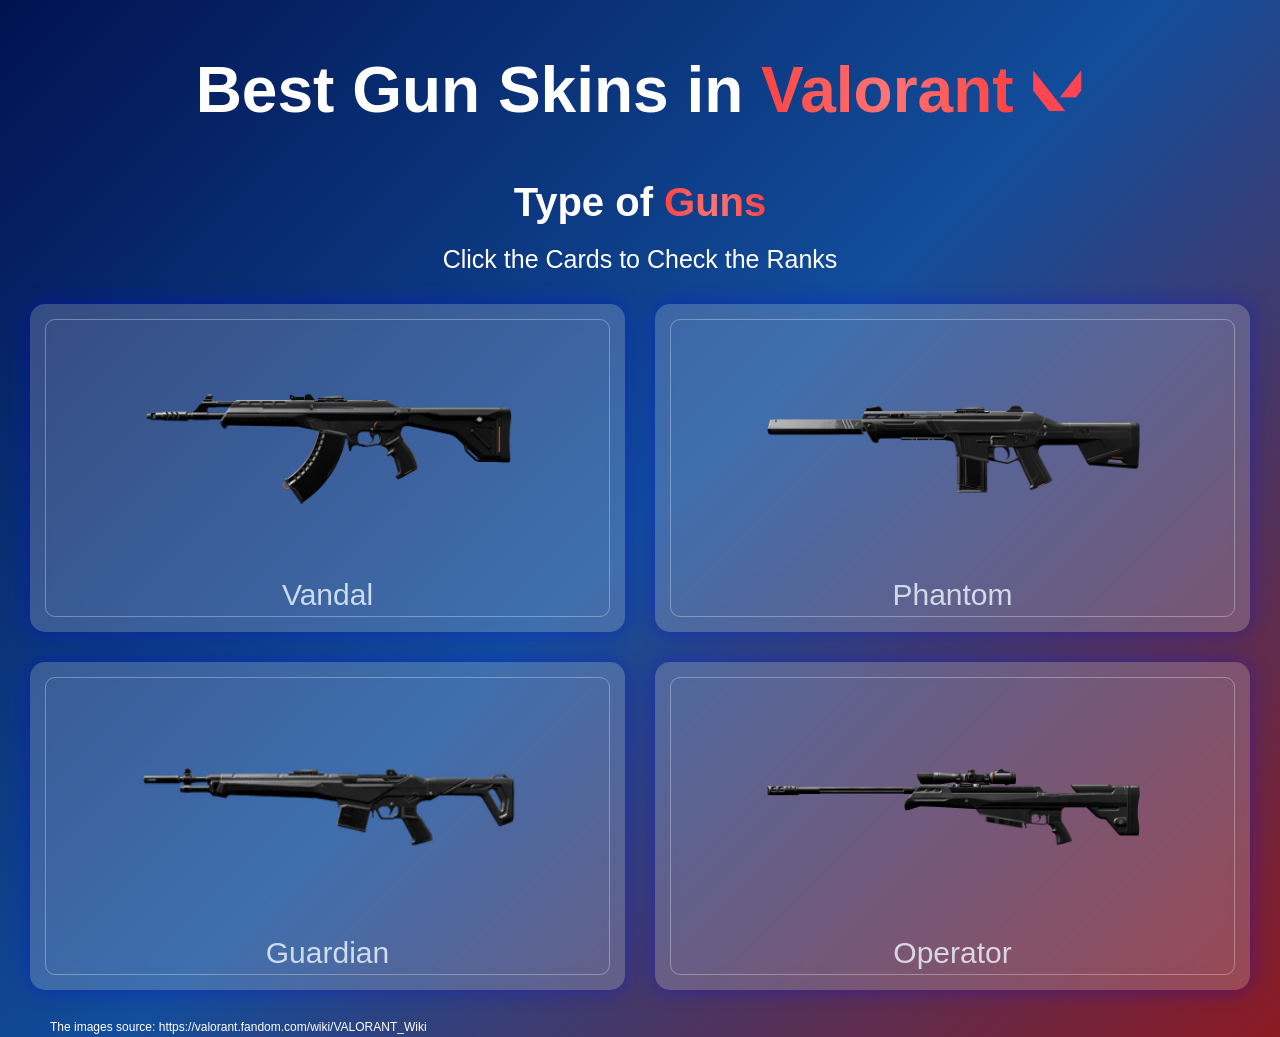
<file: index.html>
<!DOCTYPE html>
<html lang="en">
<head>
    <!-- Sets the character encoding -->
    <meta charset="UTF-8">
    <!-- Makes the website responsive on different screen sizes -->
    <meta name="viewport" content="width=device-width, initial-scale=1.0">
    <!-- Website title shown on the browser tab -->
    <title>Valorant Skins</title>
    <!-- Links the HTML file to the CSS stylesheet -->
    <link rel="stylesheet" href="main.css">
</head>
<body>
    <!-- Main header containing the website title and Valorant logo -->
    <header class="hero">
        <h1>
            Best Gun Skins in
            <span>Valorant</span>
            <!-- Valorant logo -->
            <img src="./images/val.png" alt="logo" class="logo">
        </h1>
    </header>
    <!-- Main content section containing the weapon categories -->
    <section class="content">
        <!-- Heading for the weapon categories -->
        <h2>Type of <span>Guns</span></h2>
        <!-- Instructions for the user -->
        <p class="intro">Click the Cards to Check the Ranks</p>
        <!-- First row of weapon cards -->
        <div class="grid">
            <!-- Vandal card links to the Vandal page -->
            <a href="vandal.html">
                <div class="card">
                    <!-- Image of the Vandal -->
                    <img src="./images/Vandal.png" alt="Vandal">
                    <!-- Name of the weapon -->
                    <p class="card-text">
                        Vandal
                    </p>
                </div>
            </a>
            <!-- Phantom card links to the Phantom page -->
            <a href="phantom.html">
                <div class="card">
                    <!-- Image of the Phantom -->
                    <img src="./images/Phantom.webp" alt="Phantom">
                    <!-- Name of the weapon -->
                    <p class="card-text">
                        Phantom
                    </p>
                </div>
            </a>
        </div>
        <!-- Second row of weapon cards -->
        <div class="grid2">
            <!-- Guardian card links to the Guardian page -->
            <a href="guardian.html">
                <div class="card">
                    <!-- Image of the Guardian -->
                    <img src="./images/Guardian.webp" alt="Guardian">
                    <!-- Name of the weapon -->
                    <p class="card-text">
                        Guardian
                    </p>
                </div>
            </a>
            <!-- Operator card links to the Operator page -->
            <a href="operator.html">
                <div class="card">
                    <!-- Image of the Operator -->
                    <img src="./images/Operator.webp" alt="Operator">
                    <!-- Name of the weapon -->
                    <p class="card-text">
                        Operator
                    </p>
                </div>
            </a>

        </div>
    </section>
    <!-- Source section for the images used on the website -->
    <div class="source">
        <p>
            The images source:
            <a href="https://valorant.fandom.com/wiki/VALORANT_Wiki">
                https://valorant.fandom.com/wiki/VALORANT_Wiki
            </a>
        </p>
    </div>
</body>
</html>
</file>
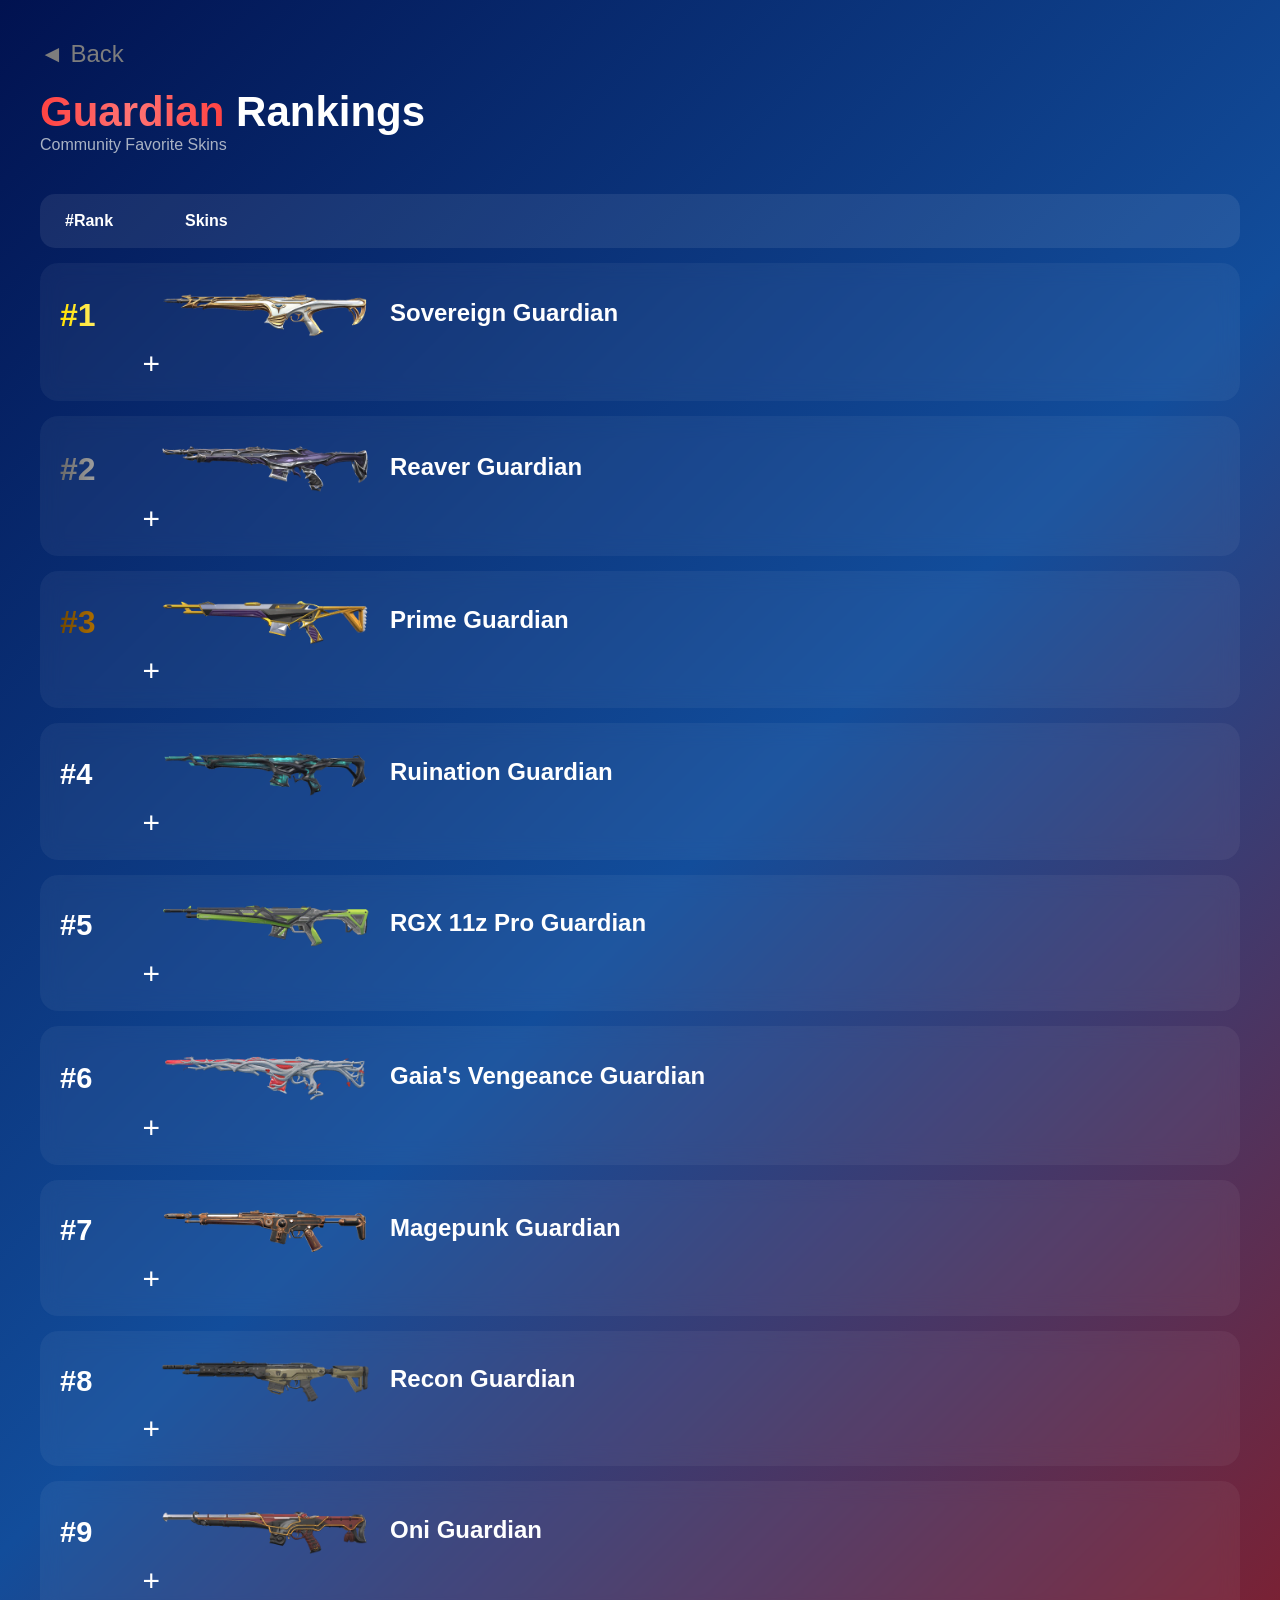
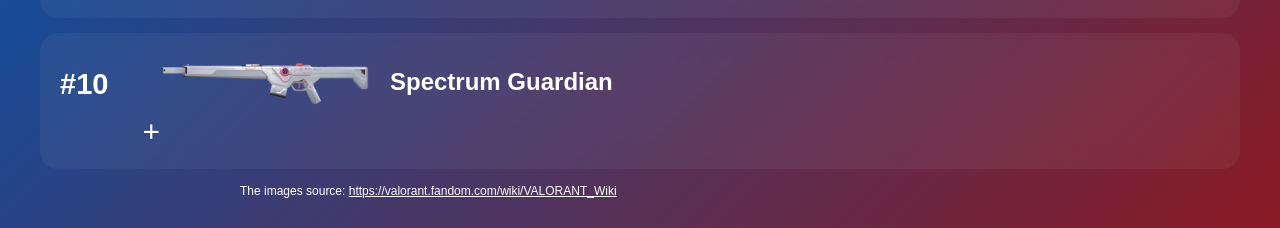
<file: guardian.html>
<!DOCTYPE html>
<html lang="en">
<head>
    <!-- Links this page to the CSS stylesheet -->
    <link rel="stylesheet" href="inner_page.css">
    <!-- Sets the character encoding -->
    <meta charset="UTF-8">
    <!-- Makes the website responsive on different screen sizes -->
    <meta name="viewport" content="width=device-width, initial-scale=1.0">
    <!-- Page title shown on the browser tab -->
    <title>Guardian</title>
</head>
<body>
    <!-- Header containing the back button and page title -->
    <header>
        <!-- Button to return to the home page -->
        <a href="index.html" class="back-btn">
            ◄ Back
        </a>
        <!-- Page title and subtitle -->
        <div class="title">
            <h1><span>Guardian</span> Rankings</h1>
            <p>Community Favorite Skins</p>
        </div>
    </header>
    <!-- Main container for the Guardian rankings -->
    <section class="ranking-container">
        <!-- Header showing the ranking and skin columns -->
        <div class="table-header">
            <span>#Rank</span>
            <span>Skins</span>
        </div>
        <!-- Contains all Guardian ranking cards -->
        <section class="rank-cards">
            <!-- Rank 1: Sovereign Guardian -->
            <details class="rank-card">
                <summary>
                    <!-- Ranking number -->
                    <div class="rank-number one">
                        #1
                    </div>
                    <!-- Guardian skin image -->
                    <img src="./guardian_images/valorant-chroma-sovereign-guardian-full.webp"
                        alt="Sovereign Guardian">
                    <!-- Skin name -->
                    <div class="skin-info">
                        <h3>Sovereign Guardian</h3>
                    </div>
                </summary>
                <!-- Extra information shown when the card is opened -->
                <div class="skin-detail">
                    <h4>About</h4>
                    <p>
                        The Sovereign Guardian is known for its clean and elegant appearance. Featuring white, gold, and silver elements, it gives the weapon a divine and luxurious look. The bright visual effects and smooth audio make the skin feel refined and satisfying to use, especially for players who prefer a minimalist style.
                    </p>
                </div>
            </details>
            <!-- Rank 2: Reaver Guardian -->
            <details class="rank-card">
                <summary>
                    <div class="rank-number two">
                        #2
                    </div>
                    <img src="./guardian_images/valorant-chroma-reaver-guardian-full.webp"
                        alt="Reaver Guardian">

                    <div class="skin-info">
                        <h3>Reaver Guardian</h3>
                    </div>
                </summary>

                <div class="skin-detail">
                    <h4>About</h4>
                    <p>
                        The Reaver Guardian has a dark gothic style with glowing purple effects and a heavy, powerful sound. Its dramatic animations and strong visual identity make it one of the most iconic and popular Guardian skins.
                    </p>
                </div>
            </details>
            <!-- Rank 3: Prime Guardian -->
            <details class="rank-card">
                <summary>
                    <div class="rank-number three">
                        #3
                    </div>
                    <img src="./guardian_images/valorant-chroma-prime-guardian-full.webp"
                        alt="Prime Guardian">
                    <div class="skin-info">
                        <h3>Prime Guardian</h3>
                    </div>
                </summary>
                <div class="skin-detail">
                    <h4>About</h4>
                    <p>
                        The Prime Guardian is a classic fan-favorite with a clean gold design and one of the most satisfying “laser-like” shooting sounds. It feels simple, crisp, and consistent, which is why many players still call it one of the best Guardian skins.
                    </p>
                </div>
            </details>
            <!-- Rank 4: Ruination Guardian -->
            <details class="rank-card">
                <summary>
                    <div class="rank-number">
                        #4
                    </div>
                    <img src="./guardian_images/valorant-chroma-ruination-guardian-full.webp"
                        alt="Ruination Guardian">
                    <div class="skin-info">
                        <h3>Ruination Guardian</h3>
                    </div>
                </summary>

                <div class="skin-detail">
                    <h4>About</h4>
                    <p>
                        The Ruination Guardian has a dark, corrupted design with glowing purple energy running through it. It feels powerful and aggressive, mainly because of its deep, heavy shooting sound and strong visual effects. Many players like it for making each shot feel impactful, especially when tapping for headshots.
                    </p>
                </div>
            </details>
            <!-- Rank 5: RGX 11z Pro Guardian -->
            <details class="rank-card">
                <summary>
                    <div class="rank-number">
                        #5
                    </div>
                    <img src="./guardian_images/valorant-chroma-rgx-11z-pro-guardian-full.webp"
                        alt="RGX 11z Pro Guardian">
                    <div class="skin-info">
                        <h3>RGX 11z Pro Guardian</h3>
                    </div>
                </summary>
                <div class="skin-detail">
                    <h4>About</h4>
                    <p>
                        The RGX Guardian has a futuristic RGB design with customizable colors and sharp animations. It feels modern and competitive, with a very clean shooting experience and satisfying visual feedback.
                    </p>
                </div>
            </details>
            <!-- Rank 6: Gaia's Vengeance Guardian -->
            <details class="rank-card">
                <summary>
                    <div class="rank-number">
                        #6
                    </div>
                    <img src="./guardian_images/valorant-chroma-gaia-s-vengeance-guardian-full.webp"
                        alt="Gaia's Vengeance Guardian">
                    <div class="skin-info">
                        <h3>Gaia's Vengeance Guardian</h3>
                    </div>
                </summary>
                <div class="skin-detail">
                    <h4>About</h4>
                    <p>
                        Gaia's Vengeance Guardian features a nature-inspired design with wood textures and glowing energy. Its unique tree-growing finisher and smooth animations make it stand out as one of the most creative skins.
                    </p>
                </div>
            </details>
            <!-- Rank 7: Magepunk Guardian -->
            <details class="rank-card">
                <summary>
                    <div class="rank-number">
                        #7
                    </div>
                    <img src="./guardian_images/valorant-chroma-magepunk-guardian-full.webp"
                        alt="Magepunk Guardian">
                    <div class="skin-info">
                        <h3>Magepunk Guardian</h3>
                    </div>
                </summary>
                <div class="skin-detail">
                    <h4>About</h4>
                    <p>
                        Magepunk combines steampunk machinery with electric energy, resulting in a chaotic but visually interesting design. The glowing coils, sparks, and mechanical details make it feel energetic and slightly chaotic in a fun way. It appeals to players who enjoy more experimental and animated skins without going too flashy like cyberpunk designs.
                    </p>
                </div>
            </details>
            <!-- Rank 8: Recon Guardian -->
            <details class="rank-card">
                <summary>
                    <div class="rank-number">
                        #8
                    </div>
                    <img src="./guardian_images/valorant-chroma-recon-guardian-full.webp"
                        alt="Recon Guardian">
                    <div class="skin-info">
                        <h3>Recon Guardian</h3>
                    </div>
                </summary>
                <div class="skin-detail">
                    <h4>About</h4>
                    <p>
                        Recon is one of the simplest skins in the game, designed with a realistic military aesthetic and no flashy effects. It is extremely popular among competitive players because it provides a clean, distraction-free experience. The lack of visual noise makes it ideal for players who want pure focus on aiming and positioning.
                    </p>
                </div>
            </details>
            <!-- Rank 9: Oni Guardian -->
            <details class="rank-card">
                <summary>
                    <div class="rank-number">
                        #9
                    </div>
                    <img src="./guardian_images/valorant-chroma-oni-guardian-full.webp"
                        alt="Oni Guardian">
                    <div class="skin-info">
                        <h3>Oni Guardian</h3>
                    </div>
                </summary>
                <div class="skin-detail">
                    <h4>About</h4>
                    <p>
                        The Oni Guardian is inspired by Japanese demon mythology, featuring a red-and-black color scheme and a mask-like design. It has a strong cultural identity and a very bold visual presence in-game. Players often like it because it feels aggressive and stylish at the same time, with a distinct finish animation that enhances its personality.
                    </p>
                </div>
            </details>
            <!-- Rank 10: Spectrum Guardian -->
            <details class="rank-card">
                <summary>
                    <div class="rank-number">
                        #10
                    </div>
                    <img src="./guardian_images/valorant-chroma-spectrum-guardian-full.webp"
                        alt="Spectrum Guardian">
                    <div class="skin-info">
                        <h3>Spectrum Guardian</h3>
                    </div>
                </summary>
                <div class="skin-detail">
                    <h4>About</h4>
                    <p>
                        The Spectrum Guardian is a clean, modern skin with colorful lighting and music-based effects from its collaboration with Zedd. It has smooth shooting sounds and a unique inspect animation that plays music, making it feel stylish and different. Players like it for its balanced mix of clean visuals and fun design.
                    </p>
                </div>
            </details>

        </section>
    </section>
    <!-- Source section for the images used on the website -->
<div class="source">
    <p>
        The images source:
        <a href="https://valorant.fandom.com/wiki/VALORANT_Wiki">
            https://valorant.fandom.com/wiki/VALORANT_Wiki
        </a>
    </p>
</div>
</body>
</html>
</file>
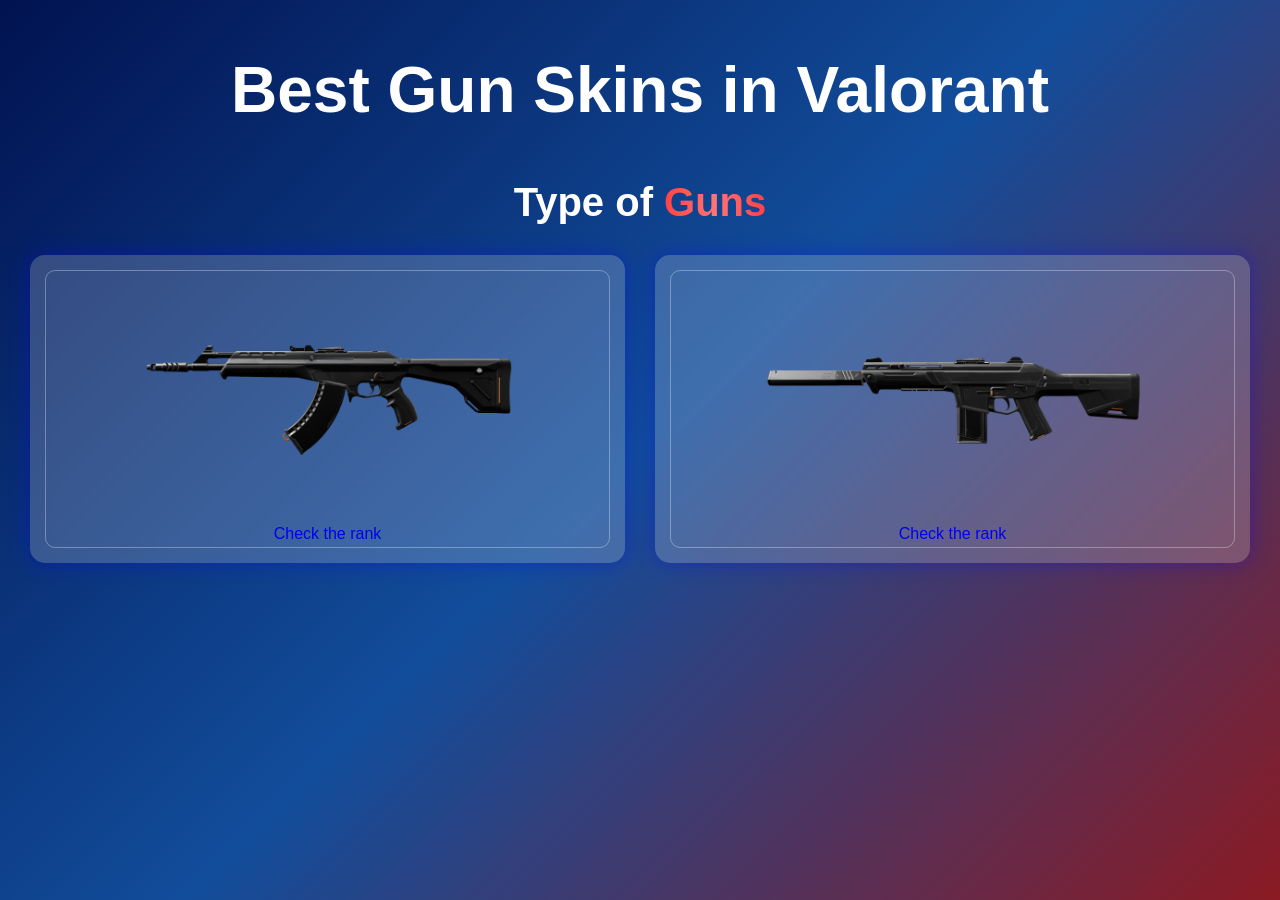
<file: main.html>
<!DOCTYPE html>
<html lang="en">
<head>
    <meta charset="UTF-8">
    <meta name="viewport" content="width=device-width, initial-scale=1.0">
    <title>Valorant Skins</title>
    <link rel="stylesheet" href="main.css">
</head>
<body>

<header class="hero">
    <h1>Best Gun Skins in Valorant</h1>
</header>

<section class="content">
    <h2>Type of <span>Guns</span></h2>

    <div class="grid">
        <div class="card">
            <img src="./image/Vandal.png" alt="Vandal">
            <a href="vandal.html">Check the rank</a>
        </div>

        <div class="card">
            <img src="./image/Phantom.webp" alt="Phantom">
            <a href="phantom.html">Check the rank</a>
        </div>
    </div>
</section>

</body>
</html>
</file>
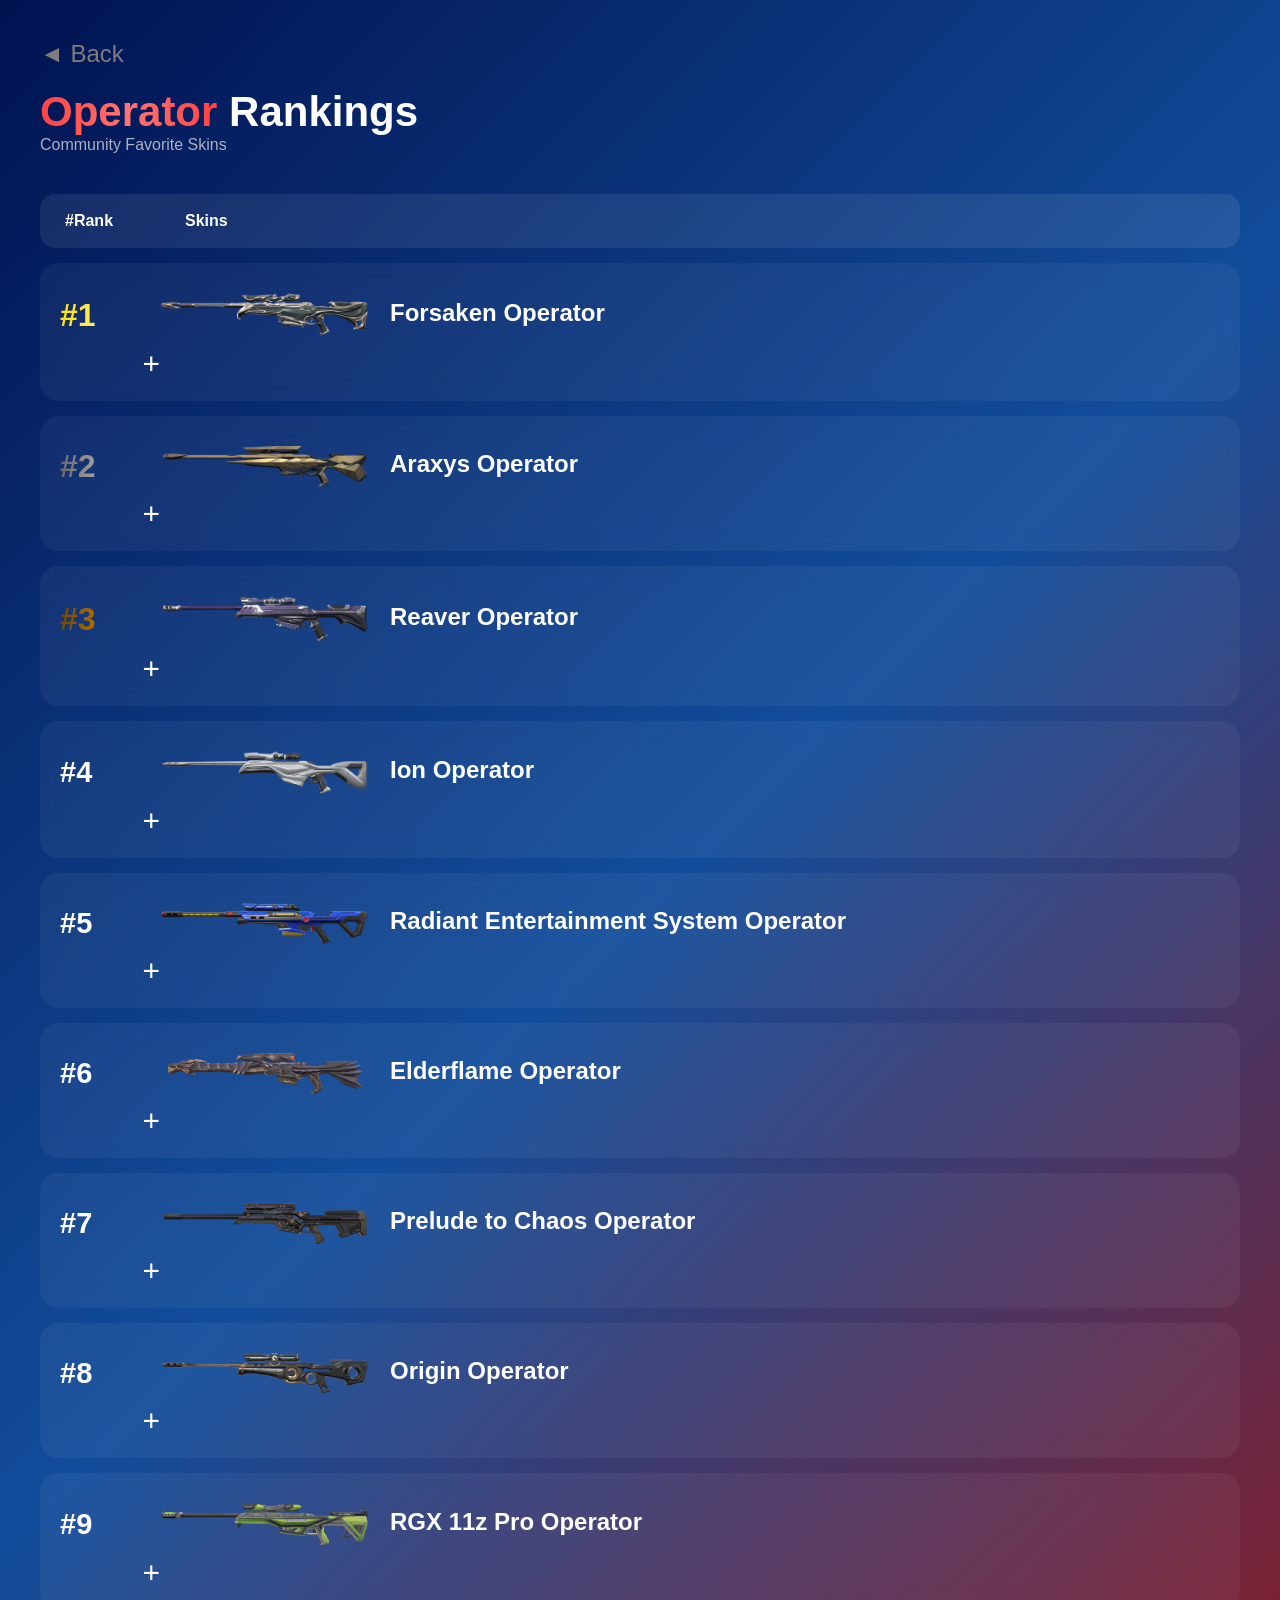
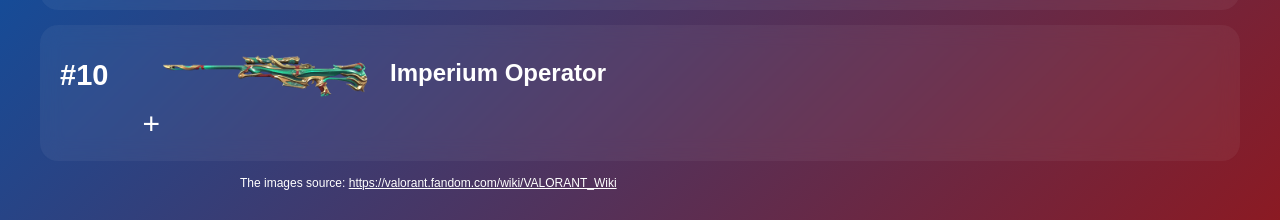
<file: operator.html>
<!DOCTYPE html>
<html lang="en">
<head>
    <!-- Links this page to the CSS stylesheet -->
    <link rel="stylesheet" href="inner_page.css">
    <!-- Sets the character encoding -->
    <meta charset="UTF-8">
    <!-- Makes the website responsive on different screen sizes -->
    <meta name="viewport" content="width=device-width, initial-scale=1.0">
    <!-- Page title shown on the browser tab -->
    <title>Operator</title>
</head>
<body>
    <!-- Header containing the back button and page title -->
    <header>
        <!-- Button to return to the home page -->
        <a href="index.html" class="back-btn">
            ◄ Back
        </a>
        <!-- Page title and subtitle -->
        <div class="title">
            <h1><span>Operator</span> Rankings</h1>
            <p>Community Favorite Skins</p>
        </div>
    </header>
    <!-- Main container for the Operator rankings -->
    <section class="ranking-container">
        <!-- Header showing the ranking and skin columns -->
        <div class="table-header">
            <span>#Rank</span>
            <span>Skins</span>
        </div>
        <!-- Contains all Operator ranking cards -->
        <section class="rank-cards">
            <!-- Rank 1: Forsaken Operator -->
            <details class="rank-card">
                <summary>
                    <div class="rank-number one">
                        #1
                    </div>
                    <img src="./operator_images/valorant-chroma-forsaken-operator-full.webp" alt="Forsaken Operator">
                    <div class="skin-info">
                        <h3>Forsaken Operator</h3>
                    </div>
                </summary>
                <!-- Extra information shown when the card is opened -->
                <div class="skin-detail">
                    <h4>About</h4>
                    <p>
                        Forsaken features a corrupted royal theme with green-black energy flowing through the weapon. It feels mysterious and slightly dark, with strong visual effects that give it a powerful identity. Players like it because it balances elegance with a corrupted, dangerous aesthetic.
                    </p>
                </div>
            </details>
            <!-- Rank 2: Araxys Operator -->
            <details class="rank-card">
                <summary>
                    <div class="rank-number two">
                        #2
                    </div>
                    <img src="./operator_images/araxys-operator_valorant_full_skin_609655.webp" alt="Araxys Operator">
                    <div class="skin-info">
                        <h3>Araxys Operator</h3>
                    </div>
                </summary>
                <div class="skin-detail">
                    <h4>About</h4>
                    <p>
                        Araxys has a futuristic alien-tech design with sharp red energy accents and a heavy, intimidating feel. The sound design is deep and powerful, making each shot feel impactful and aggressive. It is popular among players who like darker sci-fi themes and want a sniper that feels dominant and high-tech.
                    </p>
                </div>
            </details>
            <!-- Rank 3: Reaver Operator -->
            <details class="rank-card">
                <summary>
                    <div class="rank-number three">
                        #3
                    </div>
                    <img src="./operator_images/valorant-chroma-reaver-operator-full.webp" alt="Reaver Operator">
                    <div class="skin-info">
                        <h3>Reaver Operator</h3>
                    </div>
                </summary>
                <div class="skin-detail">
                    <h4>About</h4>
                    <p>
                        The Reaver Operator is one of the most iconic sniper skins in Valorant, known for its dark, cursed aesthetic and incredibly satisfying shot sound. Every shot feels heavy and impactful, which makes landing headshots feel even more rewarding. Its purple energy effects and dramatic kill animation give it a strong presence, making it a top choice for players who want intimidation and style.
                    </p>
                </div>
            </details>
            <!-- Rank 4: Ion Operator -->
            <details class="rank-card">
                <summary>
                    <div class="rank-number">
                        #4
                    </div>
                    <img src="./operator_images/valorant-chroma-ion-operator-full.webp" alt="Ion Operator">
                    <div class="skin-info">
                        <h3>Ion Operator</h3>
                    </div>
                </summary>
                <div class="skin-detail">
                    <h4>About</h4>
                    <p>
                        The Ion Operator is famous for its extremely clean and futuristic design, featuring a white body with glowing blue energy accents. It is widely considered one of the best “aim-focused” skins because it removes distractions and provides very clear audio feedback. Many players prefer it for ranked play since it helps maintain focus during long-range duels.
                    </p>
                </div>
            </details>
            <!-- Rank 5: Radiant Entertainment System Operator -->
            <details class="rank-card">
                <summary>
                    <div class="rank-number">
                        #5
                    </div>
                    <img src="./operator_images/valorant-chroma-radiant-entertainment-system-operator-full.webp" alt="Radiant Entertainment System Operator">
                    <div class="skin-info">
                        <h3>Radiant Entertainment System Operator</h3>
                    </div>
                </summary>
                <div class="skin-detail">
                    <h4>About</h4>
                    <p>
                        The Radiant Entertainment System Operator looks like an arcade machine with a small screen and changing visuals. It has fun effects, custom sounds, and a flashy style that makes it stand out from normal sniper skins.
                    </p>
                </div>
            </details>
            <!-- Rank 6: Elderflame Operator -->
            <details class="rank-card">
                <summary>
                    <div class="rank-number">
                        #6
                    </div>
                    <img src="./operator_images/valorant-chroma-elderflame-operator-full.webp" alt="Elderflame Operator">
                    <div class="skin-info">
                        <h3>Elderflame Operator</h3>
                    </div>
                </summary>
                <div class="skin-detail">
                    <h4>About</h4>
                    <p>
                        The Elderflame Operator has a unique dragon design that makes the weapon look alive. It features detailed animations, fiery effects, and a distinctive appearance. It is a popular choice for players who enjoy fantasy-themed skins and unusual weapon designs.
                    </p>
                </div>
            </details>
            <!-- Rank 7: Prelude to Chaos Operator -->
            <details class="rank-card">
                <summary>
                    <div class="rank-number">
                        #7
                    </div>
                    <img src="./operator_images/valorant-chroma-prelude-to-chaos-operator-full.webp" alt="Prelude to Chaos Operator">
                    <div class="skin-info">
                        <h3>Prelude to Chaos Operator</h3>
                    </div>
                </summary>
                <div class="skin-detail">
                    <h4>About</h4>
                    <p>
                        The Prelude to Chaos Operator has a dark mechanical design with glowing red energy. It feels heavy and aggressive, with strong sound effects that make each shot feel powerful and impactful.
                    </p>
                </div>
            </details>
            <!-- Rank 8: Origin Operator -->
            <details class="rank-card">
                <summary>
                    <div class="rank-number">
                        #8
                    </div>
                    <img src="./operator_images/valorant-chroma-origin-operator-full.webp" alt="Origin Operator">
                    <div class="skin-info">
                        <h3>Origin Operator</h3>
                    </div>
                </summary>
                <div class="skin-detail">
                    <h4>About</h4>
                    <p>
                        The Origin Operator has a clean futuristic design with a floating core that rotates inside the weapon. Its animations are smooth and modern, and it has a very sci-fi “advanced technology” feel. It is less flashy than Glitchpop or Elderflame but very polished and satisfying.
                    </p>
                </div>
            </details>
            <!-- Rank 9: RGX 11z Pro Operator -->
            <details class="rank-card">
                <summary>
                    <div class="rank-number">
                        #9
                    </div>
                    <img src="./operator_images/valorant-chroma-rgx-11z-pro-operator-full.webp" alt="RGX 11z Pro Operator">
                    <div class="skin-info">
                        <h3>RGX 11z Pro Operator</h3>
                    </div>
                </summary>
                <div class="skin-detail">
                    <h4>About</h4>
                    <p>
                        The RGX Operator is a mechanical, esports-style sniper with LED color customization and smooth animations. It feels very responsive and modern, with a strong focus on clean visuals and satisfying reload mechanics. Many players enjoy it because it combines competitive clarity with stylish design.
                    </p>
                </div>
            </details>
            <!-- Rank 10: Imperium Operator -->
            <details class="rank-card">
                <summary>
                    <div class="rank-number">
                        #10
                    </div>
                    <img src="./operator_images/valorant-chroma-imperium-operator-full.webp" alt="Imperium Operator">
                    <div class="skin-info">
                        <h3>Imperium Operator</h3>
                    </div>
                </summary>
                <div class="skin-detail">
                    <h4>About</h4>
                    <p>
                        The Imperium Operator is a royal dragon-themed skin with gold and white details. It feels clean but powerful, and its finisher is one of the most flashy and satisfying in the game. The different color variants also make it feel more customizable.
                    </p>
                </div>
            </details>
        </section>
    </section>
    <!-- Source section for the images used on the website -->
<div class="source">
    <p>
        The images source:
        <a href="https://valorant.fandom.com/wiki/VALORANT_Wiki">
            https://valorant.fandom.com/wiki/VALORANT_Wiki
        </a>
    </p>
</div>
</body>
</html>
</file>
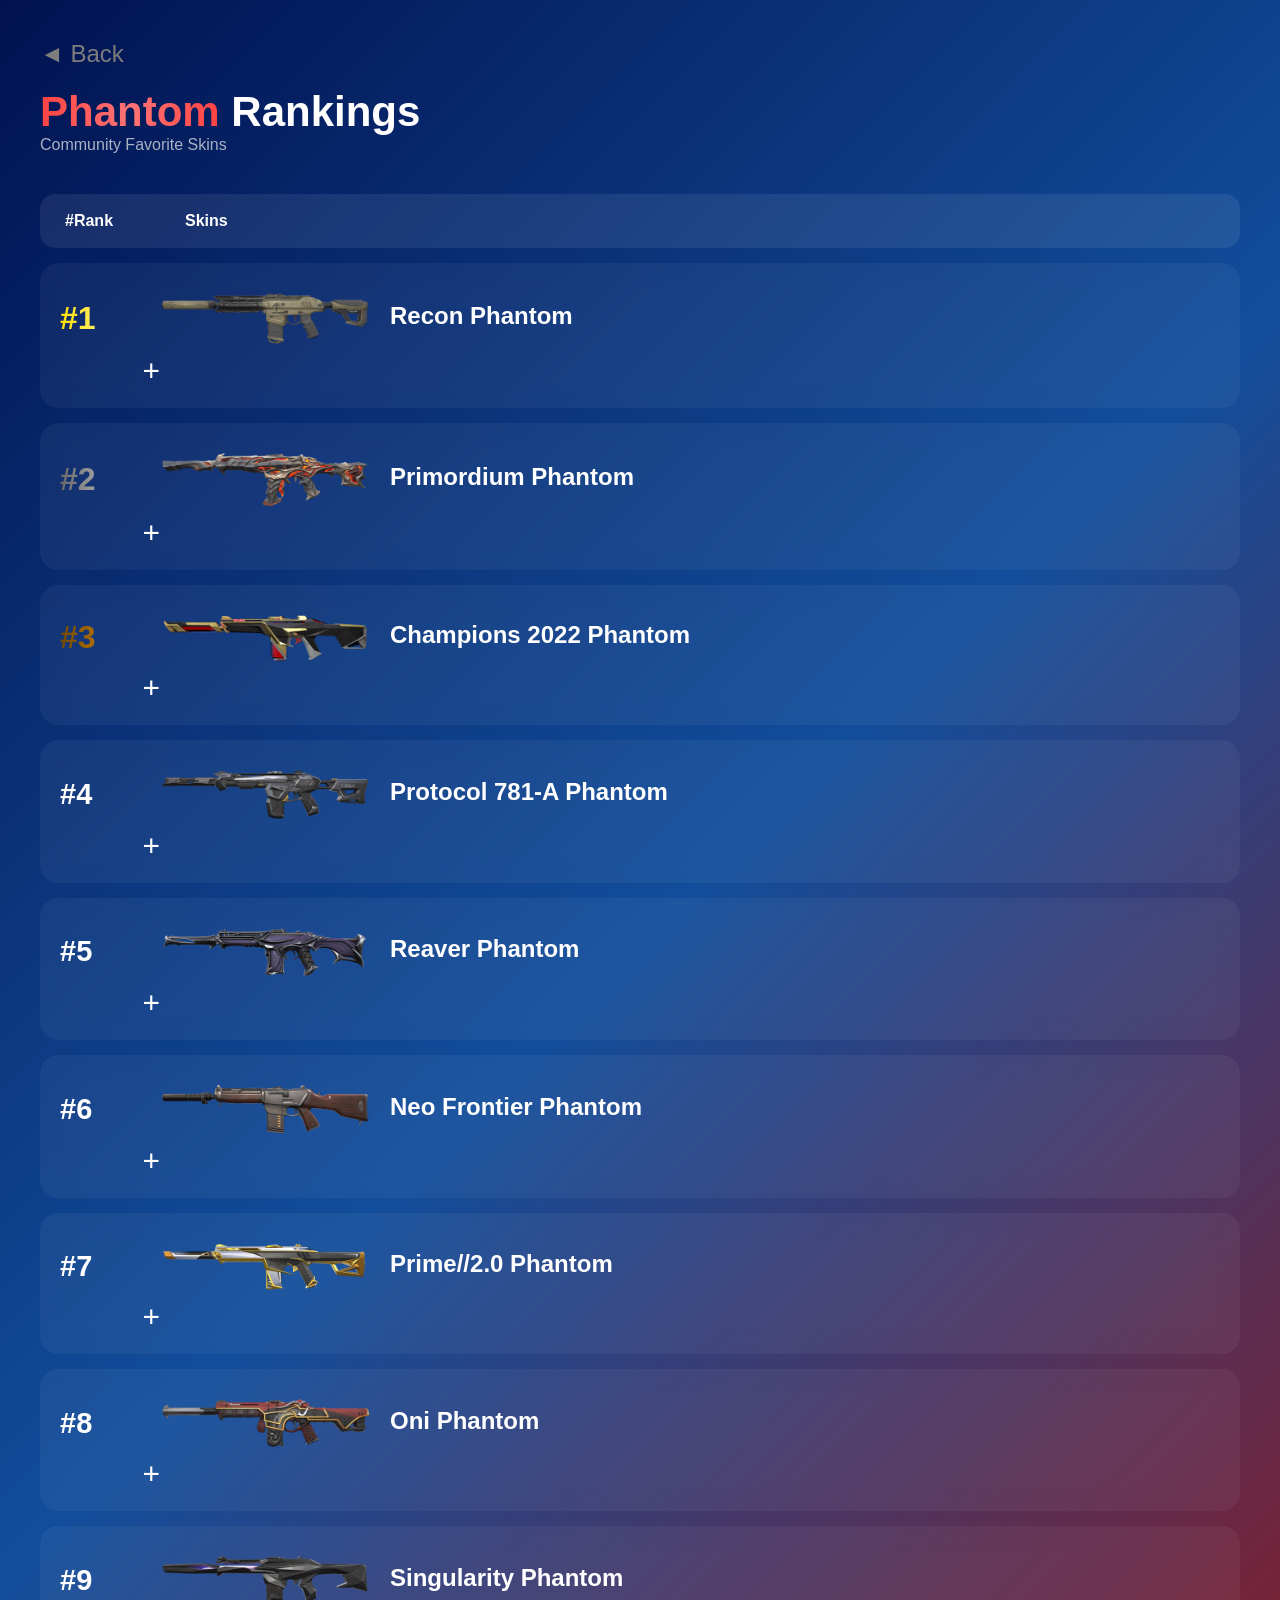
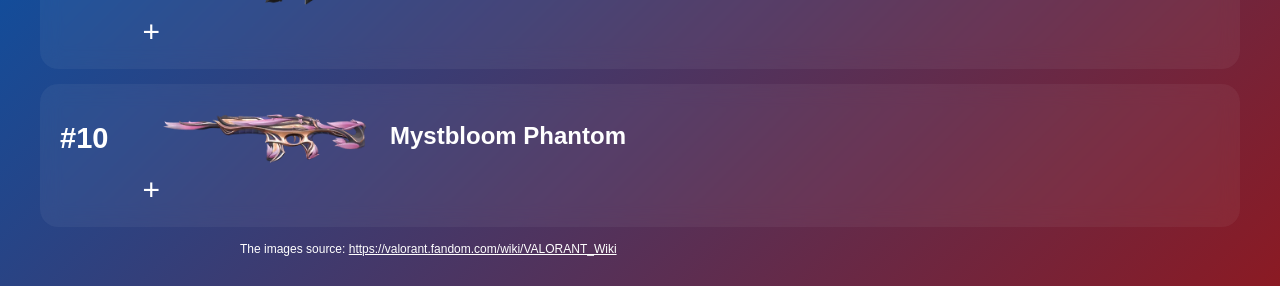
<file: phantom.html>
<!DOCTYPE html>
<html lang="en">
<head>
    <!-- Links this page to the CSS stylesheet -->
    <link rel="stylesheet" href="inner_page.css">
    <!-- Sets the character encoding -->
    <meta charset="UTF-8">
    <!-- Makes the website responsive on different screen sizes -->
    <meta name="viewport" content="width=device-width, initial-scale=1.0">
    <!-- Page title shown on the browser tab -->
    <title>Phantom</title>
</head>
<body>
    <!-- Header containing the back button and page title -->
    <header>
        <!-- Button to return to the home page -->
        <a href="index.html" class="back-btn">
            ◄ Back
        </a>
        <!-- Page title and subtitle -->
        <div class="title">
            <h1><span>Phantom</span> Rankings</h1>
            <p>Community Favorite Skins</p>
        </div>
    </header>
    <!-- Main container for the Phantom rankings -->
    <section class="ranking-container">
        <!-- Header showing the ranking and skin columns -->
        <div class="table-header">
            <span>#Rank</span>
            <span>Skins</span>
        </div>
        <!-- Contains all Phantom ranking cards -->
        <section class="rank-cards">
            <!-- Rank 1: Recon Phantom -->
            <details class="rank-card">
                <summary>
                    <div class="rank-number one">
                        #1
                    </div>
                    <img src="./phantom_images/valorant-chroma-recon-phantom-full.webp" alt="Recon Phantom">
                    <div class="skin-info">
                        <h3>Recon Phantom</h3>
                    </div>
                </summary>
                <!-- Extra information shown when the card is opened -->
                <div class="skin-detail">
                    <h4>About</h4>
                    <p>
                        The Recon Phantom is a simple military-style skin focused on pure function over flashy effects. Many players like it because it feels clean, realistic, and distraction-free.
                    </p>
                </div>
            </details>
            <!-- Rank 2: Primordium Phantom -->
            <details class="rank-card">
                <summary>
                    <div class="rank-number two">
                        #2
                    </div>
                    <img src="./phantom_images/primordium.png" alt="Primordium Phantom">
                    <div class="skin-info">
                        <h3>Primordium Phantom</h3>
                    </div>
                </summary>
                <div class="skin-detail">
                    <h4>About</h4>
                    <p>
                        The Primordium Phantom has a fiery, ancient-demon style with molten lava effects and aggressive animations. Its powerful sound and dramatic finisher make it one of the most intense Phantom skins.
                    </p>
                </div>
            </details>
            <!-- Rank 3: Champions 2022 Phantom -->
            <details class="rank-card">
                <summary>
                    <div class="rank-number three">
                        #3
                    </div>
                    <img src="./phantom_images/valorant-chroma-champions-2022-phantom-full.webp" alt="Champions 2022 Phantom">
                    <div class="skin-info">
                        <h3>Champions 2022 Phantom</h3>
                    </div>
                </summary>
                <div class="skin-detail">
                    <h4>About</h4>
                    <p>
                        The Champions 2022 Phantom is a limited-edition esports skin with a sleek black-and-gold design that glows brighter as you get more kills. It also features a special finisher and aura effect, making it both visually impressive and a symbol of prestige among players.
                    </p>
                </div>
            </details>
            <!-- Rank 4: Protocol 781-A Phantom -->
            <details class="rank-card">
                <summary>
                    <div class="rank-number">
                        #4
                    </div>
                    <img src="./phantom_images/valorant-chroma-protocol-781-a-phantom-full.webp" alt="Protocol 781-A Phantom">
                    <div class="skin-info">
                        <h3>Protocol 781-A Phantom</h3>
                    </div>
                </summary>
                <div class="skin-detail">
                    <h4>About</h4>
                    <p>
                        The Protocol Phantom has a fully robotic sci-fi theme with voice lines and futuristic effects. Its mechanical design and aggressive sound effects make it feel like a high-tech weapon.
                    </p>
                </div>
            </details>
            <!-- Rank 5: Reaver Phantom -->
            <details class="rank-card">
                <summary>
                    <div class="rank-number">
                        #5
                    </div>
                    <img src="./phantom_images/valorant-chroma-reaver-phantom-full.webp" alt="Reaver Phantom">
                    <div class="skin-info">
                        <h3>Reaver Phantom</h3>
                    </div>
                </summary>
                <div class="skin-detail">
                    <h4>About</h4>
                    <p>
                        The Reaver Phantom features a dark gothic design with glowing purple energy effects. It's famous for its satisfying, heavy sound and clean animations, making it feel powerful and consistent in fights.
                    </p>
                </div>
            </details>
            <!-- Rank 6: Neo Frontier Phantom -->
            <details class="rank-card">
                <summary>
                    <div class="rank-number">
                        #6
                    </div>
                    <img src="./phantom_images/valorant-chroma-neo-frontier-phantom-full.webp" alt="Neo Frontier Phantom">
                    <div class="skin-info">
                        <h3>Neo Frontier Phantom</h3>
                    </div>
                </summary>
                <div class="skin-detail">
                    <h4>About</h4>
                    <p>
                        The Neo Frontier Phantom combines a Wild West cowboy theme with futuristic sci-fi design, creating a unique hybrid style. It stands out with its smooth spinning reload animation and evolving sound effects, making it one of the most creative and enjoyable Phantom skins.
                    </p>
                </div>
            </details>
            <!-- Rank 7: Prime//2.0 Phantom -->
            <details class="rank-card">
                <summary>
                    <div class="rank-number">
                        #7
                    </div>
                    <img src="./phantom_images/valorant-chroma-prime-2-0-phantom-full.webp" alt="Prime//2.0 Phantom">
                    <div class="skin-info">
                        <h3>Prime//2.0 Phantom</h3>
                    </div>
                </summary>
                <div class="skin-detail">
                    <h4>About</h4>
                    <p>
                        Prime//2.0 Phantom delivers a sleek, futuristic gold-and-white look with extremely crisp shooting audio. It’s widely praised for its competitive feel, giving very clear feedback while shooting.
                    </p>
                </div>
            </details>
            <!-- Rank 8: Oni Phantom -->
            <details class="rank-card">
                <summary>
                    <div class="rank-number">
                        #8
                    </div>
                    <img src="./phantom_images/Oni_Phantom.webp" alt="Oni Phantom">
                    <div class="skin-info">
                        <h3>Oni Phantom</h3>
                    </div>
                </summary>
                <div class="skin-detail">
                    <h4>About</h4>
                    <p>
                        The Oni Phantom is a fan favorite with its Japanese demon mask theme and smooth red-and-black design. Its unique sound and stylish reload animation make it feel very “clean” and highly satisfying to use.
                    </p>
                </div>
            </details>
            <!-- Rank 9: Singularity Phantom -->
            <details class="rank-card">
                <summary>
                    <div class="rank-number">
                        #9
                    </div>
                    <img src="./phantom_images/singularity-phantom_valorant_full_skin_154403.webp" alt="Singularity Phantom">
                    <div class="skin-info">
                        <h3>Singularity Phantom</h3>
                    </div>
                </summary>
                <div class="skin-detail">
                    <h4>About</h4>
                    <p>
                        The Singularity Phantom has a dark cosmic theme centered around black holes and space distortion. Its unique pull-and-collapse effects make it one of the most visually creative skins.
                    </p>
                </div>
            </details>
            <!-- Rank 10: Mystbloom Phantom -->
            <details class="rank-card">
                <summary>
                    <div class="rank-number">
                        #10
                    </div>
                    <img src="./phantom_images/mystbloom-phantom_valorant_full_skin_1387924.webp" alt="Mystbloom Phantom">
                    <div class="skin-info">
                        <h3>Mystbloom Phantom</h3>
                    </div>
                </summary>
                <div class="skin-detail">
                    <h4>About</h4>
                    <p>
                        Mystbloom Phantom has a soft, magical flower-themed design with pastel colors and smooth animations. It’s popular for its calm, aesthetic look and gentle visual effects.
                    </p>
                </div>
            </details>
        </section>
    </section>
    <!-- Source section for the images used on the website -->
<div class="source">
    <p>
        The images source:
        <a href="https://valorant.fandom.com/wiki/VALORANT_Wiki">
            https://valorant.fandom.com/wiki/VALORANT_Wiki
        </a>
    </p>
</div>
</body>
</html>
</file>
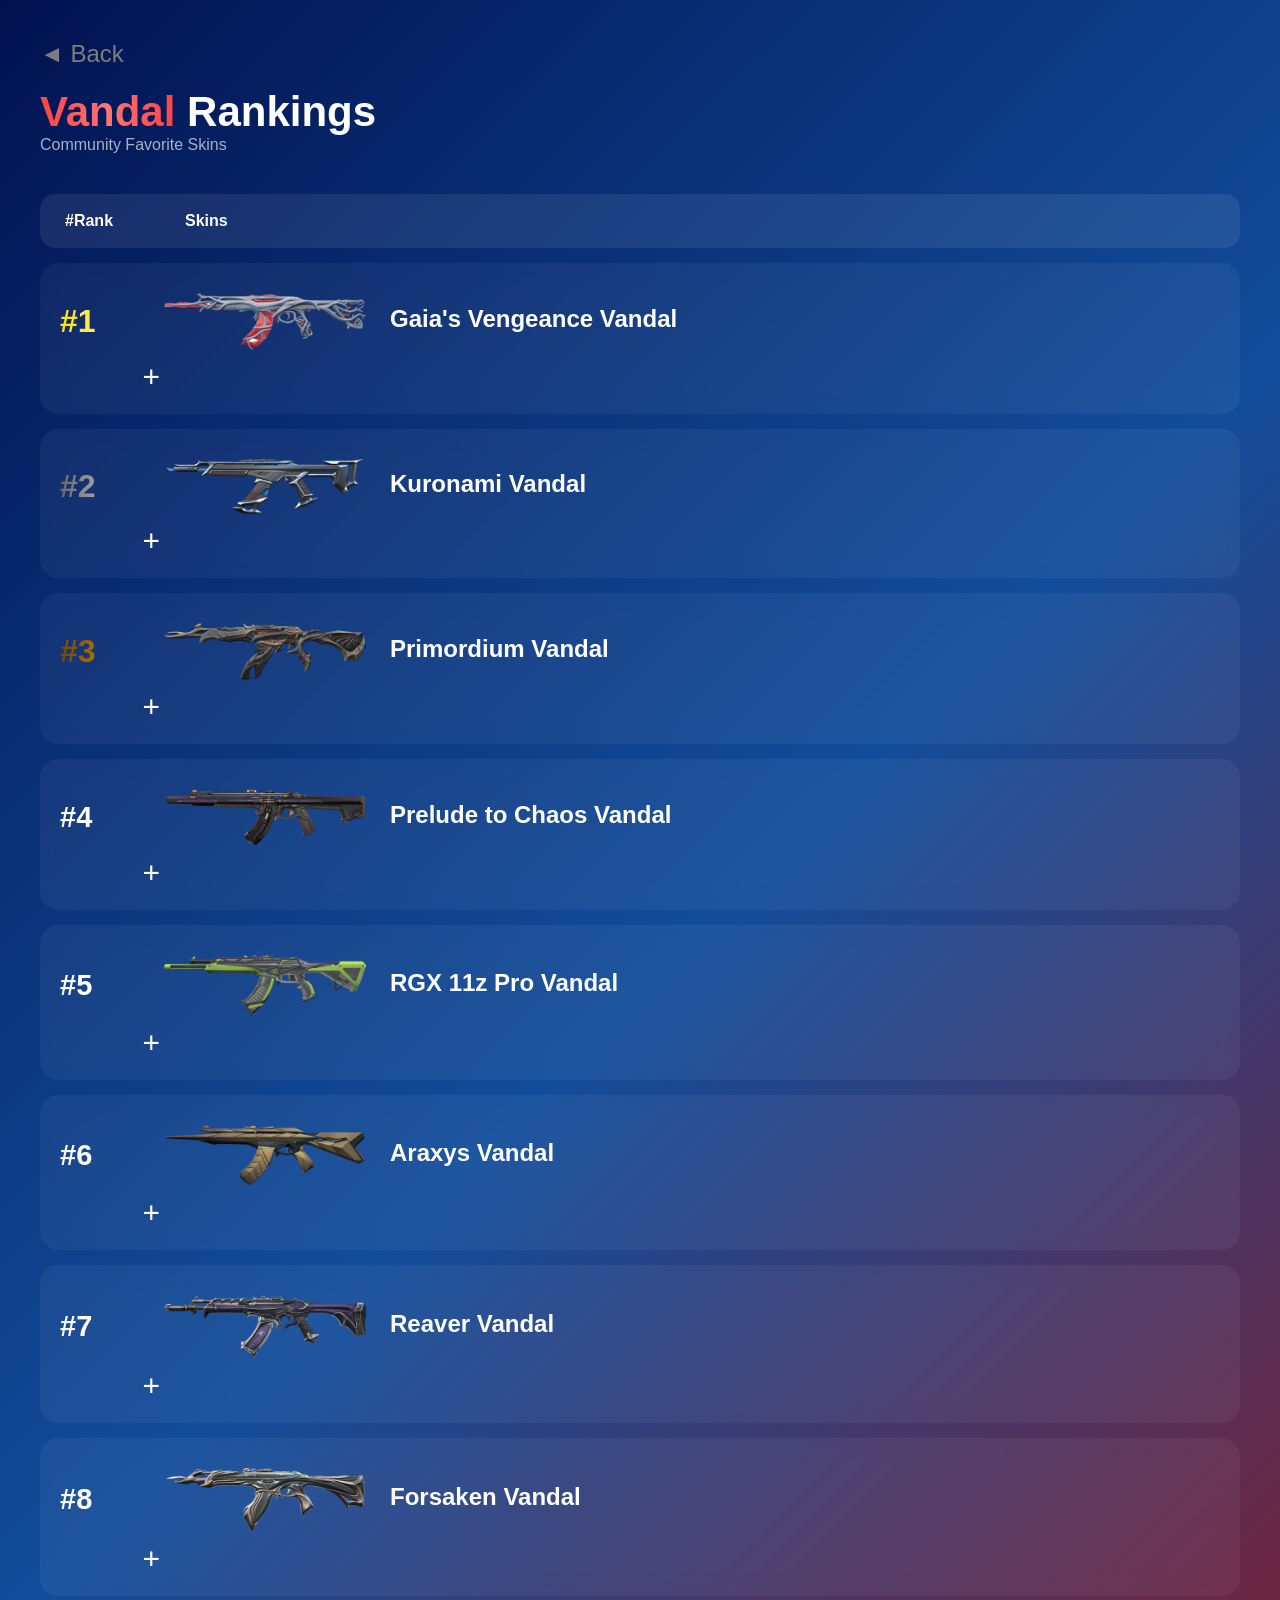
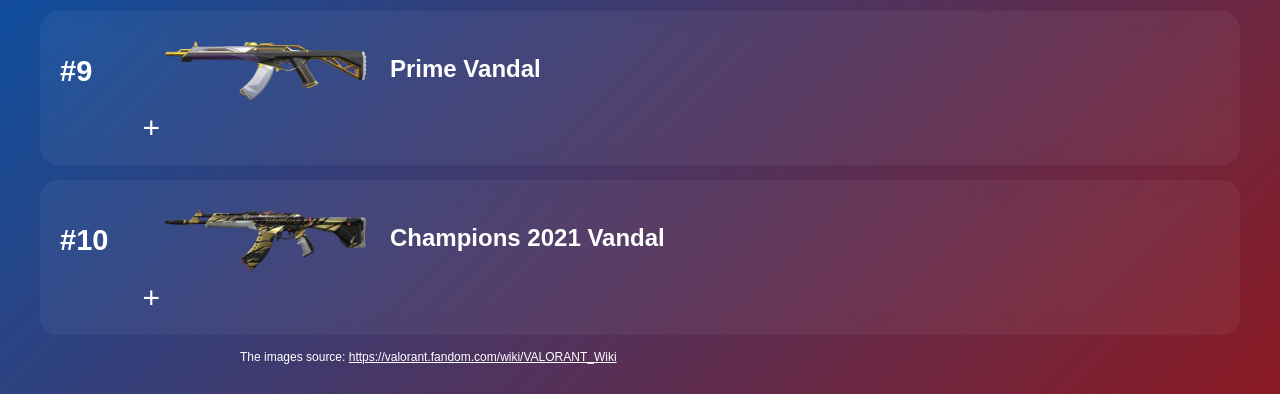
<file: vandal.html>
<!DOCTYPE html>
<html lang="en">
<head>
    <!-- Links this page to the CSS stylesheet -->
    <link rel="stylesheet" href="inner_page.css">
    <!-- Sets the character encoding -->
    <meta charset="UTF-8">
    <!-- Makes the website responsive on different screen sizes -->
    <meta name="viewport" content="width=device-width, initial-scale=1.0">
    <!-- Page title shown on the browser tab -->
    <title>Vandal</title>
</head>
<body>
    <!-- Header containing the back button and page title -->
    <header>
        <!-- Button to return to the home page -->
        <a href="index.html" class="back-btn">
            ◄ Back
        </a>
        <!-- Page title and subtitle -->
        <div class="title">
            <h1><span>Vandal</span> Rankings</h1>
            <p>Community Favorite Skins</p>
        </div>
    </header>
    <!-- Main container for the Vandal rankings -->
    <section class="ranking-container">
        <!-- Header showing the ranking and skin columns -->
        <div class="table-header">
            <span>#Rank</span>
            <span>Skins</span>
        </div>
        <!-- Contains all Vandal ranking cards -->
        <section class="rank-cards">
            <!-- Rank 1: Gaia's Vengeance Vandal -->
            <details class="rank-card">
                <summary>
                    <div class="rank-number one">
                        #1
                    </div>
                    <img src="./vandal_images/Gaia_Vengeance_Vandal.webp" alt="Gaia's Vengeance">
                    <div class="skin-info">
                        <h3>Gaia's Vengeance Vandal</h3>
                    </div>
                </summary>
                <!-- Extra information shown when the card is opened -->
                <div class="skin-detail">
                    <h4>About</h4>
                    <p>
                        Gaia's Vengeance Vandal has a unique nature-inspired design, featuring wood textures and glowing vines. Its standout feature is the finisher, where a tree grows from defeated enemies. This creative theme makes it one of the most visually interesting skins in the game.
                    </p>
                </div>
            </details>
            <!-- Rank 2: Kuronami Vandal -->
            <details class="rank-card">
                <summary>
                    <div class="rank-number two">
                        #2
                    </div>
                    <img src="./vandal_images/Kuronami_Vandal_Level_3.webp" alt="Kuronami">
                    <div class="skin-info">
                        <h3>Kuronami Vandal</h3>
                    </div>
                </summary>
                <div class="skin-detail">
                    <h4>About</h4>
                    <p>
                        The Kuronami Vandal is appreciated for its clean and minimalistic aesthetic, featuring a smooth white-and-blue design that feels modern and refined. Unlike more flashy skins, it focuses on simplicity and clarity, which many players find helps maintain focus during matches. Its lightweight feel and subtle effects make it a rising favorite in the community.
                    </p>
                </div>
            </details>
            <!-- Rank 3: Primordium Vandal -->
            <details class="rank-card">
                <summary>
                    <div class="rank-number three">
                        #3
                    </div>
                    <img src="./vandal_images/Primordium_Vandal.webp" alt="Primordium">
                    <div class="skin-info">
                        <h3>Primordium Vandal</h3>
                    </div>
                </summary>
                <div class="skin-detail">
                    <h4>About</h4>
                    <p>
                        The Primordium Vandal features a raw, ancient, and fiery aesthetic that feels almost otherworldly. It has strong visual effects like heat buildup and glowing energy, along with a dramatic finisher where a demonic entity drags enemies into another dimension, making it one of the most intense and unique skins in the game.
                    </p>
                </div>
            </details>
            <!-- Rank 4: Prelude to Chaos Vandal -->
            <details class="rank-card">
                <summary>
                    <div class="rank-number">
                        #4
                    </div>
                    <img src="./vandal_images/Prelude_to_Chaos_Vandal.webp" alt="Prelude to Chaos">
                    <div class="skin-info">
                        <h3>Prelude to Chaos Vandal</h3>
                    </div>
                </summary>
                <div class="skin-detail">
                    <h4>About</h4>
                    <p>
                        Prelude to Chaos Vandal stands out with its intense, dark energy theme and heavy visual effects. The gun feels aggressive and powerful due to its deep, impactful sound design. It's especially popular among players who enjoy dramatic and bold skins.
                    </p>
                </div>
            </details>
            <!-- Rank 5: RGX 11z Pro Vandal -->
            <details class="rank-card">
                <summary>
                    <div class="rank-number">
                        #5
                    </div>
                    <img src="./vandal_images/RGX_11z_Pro_Vandal.webp" alt="RGX 11z Pro">
                    <div class="skin-info">
                        <h3>RGX 11z Pro Vandal</h3>
                    </div>
                </summary>
                <div class="skin-detail">
                    <h4>About</h4>
                    <p>
                        The RGX 11z Pro Vandal is a futuristic, gaming-inspired skin with RGB lighting that can change colors during matches. Its sleek design and minimal distractions make it very popular among competitive players. The clean sound and modern aesthetic give it a high-tech feel.
                    </p>
                </div>
            </details>
            <!-- Rank 6: Araxys Vandal -->
            <details class="rank-card">
                <summary>
                    <div class="rank-number">
                        #6
                    </div>
                    <img src="./vandal_images/Araxys_Vandal.webp" alt="Araxys">
                    <div class="skin-info">
                        <h3>Araxys Vandal</h3>
                    </div>
                </summary>
                <div class="skin-detail">
                    <h4>About</h4>
                    <p>
                        The Araxys Vandal features a sci-fi, alien-inspired design with sharp edges and glowing elements. Its unique inspect animations and futuristic sounds make it feel very different from other skins. It's perfect for players who enjoy bold and unusual designs.
                    </p>
                </div>
            </details>
            <!-- Rank 7: Reaver Vandal -->
            <details class="rank-card">
                <summary>
                    <div class="rank-number">
                        #7
                    </div>
                    <img src="./vandal_images/Reaver_Vandal.webp" alt="Reaver">
                    <div class="skin-info">
                        <h3>Reaver Vandal</h3>
                    </div>
                </summary>
                <div class="skin-detail">
                    <h4>About</h4>
                    <p>
                        The Reaver Vandal is known for its dark, gothic aesthetic and glowing purple effects. Its animations feel smooth and powerful, and the deep, heavy shooting sound gives players a strong sense of impact. Many players believe it improves their aim simply because of how satisfying it feels to use.
                    </p>
                </div>
            </details>
            <!-- Rank 8: Forsaken Vandal -->
            <details class="rank-card">
                <summary>
                    <div class="rank-number">
                        #8
                    </div>
                    <img src="./vandal_images/Forsaken_Vandal.webp" alt="Forsaken">
                    <div class="skin-info">
                        <h3>Forsaken Vandal</h3>
                    </div>
                </summary>
                <div class="skin-detail">
                    <h4>About</h4>
                    <p>
                        The Forsaken Vandal combines both light and dark aesthetics, offering different color variants like green and gold. It shares a similar feel to the Prime Vandal but with a more detailed and stylish appearance. Players like it for its balance between simplicity and flair.
                    </p>
                </div>
            </details>
            <!-- Rank 9: Prime Vandal -->
            <details class="rank-card">
                <summary>
                    <div class="rank-number">
                        #9
                    </div>
                    <img src="./vandal_images/Prime_Vandal.webp" alt="Prime">
                    <div class="skin-info">
                        <h3>Prime Vandal</h3>
                    </div>
                </summary>
                <div class="skin-detail">
                    <h4>About</h4>
                    <p>
                        The Prime Vandal is one of the earliest and most beloved skins in the game, known for its simple yet stylish design. Its unique laser-like shooting sound and smooth reload animation make it extremely satisfying to use. Many players consider it a “classic” top-tier skin.
                    </p>
                </div>
            </details>
            <!-- Rank 10: Champions 2021 Vandal -->
            <details class="rank-card">
                <summary>
                    <div class="rank-number">
                        #10
                    </div>
                    <img src="./vandal_images/Champions_2021_Vandal.webp" alt="Champions 2021">
                    <div class="skin-info">
                        <h3>Champions 2021 Vandal</h3>
                    </div>
                </summary>
                <div class="skin-detail">
                    <h4>About</h4>
                    <p>
                        The Champions 2021 Vandal is a limited-edition esports skin that glows brighter as you get more kills. Its rarity and prestige make it highly valued in the community, especially among players who like exclusive items.
                    </p>
                </div>
            </details>
        </section>
    </section>
    <!-- Source section for the images used on the website -->
<div class="source">
    <p>
        The images source:
        <a href="https://valorant.fandom.com/wiki/VALORANT_Wiki">
            https://valorant.fandom.com/wiki/VALORANT_Wiki
        </a>
    </p>
</div>
</body>
</html>
</file>
<file: main.css>
* {
    /* Removes default spacing and makes sizing easier to control */
    margin: 0;
    padding: 0;
    box-sizing: border-box;
    font-family: Arial, sans-serif;
}
body {
    /* Sets the text colour and page background */
    color: white;
    background: linear-gradient(135deg, #011250, #124d9b, #8b1a23);
    min-height: 100vh;
}
.hero {
    /* Creates and centers the main hero section */
    height: 180px;
    display: flex;
    margin-top: auto;
    justify-content: center;
    align-items: center;
    font-size: 2rem;
}
span {
    /* Creates a gradient effect on highlighted text */
    background-image: linear-gradient(to right, #ff4242, #ff7474, #ff4242);
    -webkit-background-clip: text;
    background-clip: text;
    color: transparent;
}
.logo {
    /* Controls the size of the Valorant logo */
    width: 53px;
}
.content {
    /* Controls the spacing and alignment of the main content */
    margin-top: -30px;
    text-align: center;
    padding: 30px;
}
h2 {
    /* Styles the main section heading */
    font-size: 2.5rem;
    margin-bottom: 20px;
}
.intro {
    /* Styles the instructions under the heading */
    font-size: 25px;
}
.grid,
.grid2 {
    /* Creates a responsive grid for the weapon cards */
    margin-top: 30px;
    display: grid;
    grid-template-columns: repeat(auto-fit, minmax(250px, 1fr));
    gap: 30px;
}
.card {
    /* Styles the weapon cards */
    background: rgba(255, 255, 255, 0.192);
    backdrop-filter: blur(10px);
    padding: 20px;
    transition: 0.2s;
    border-radius: 15px;
    box-shadow: 0 0 20px rgba(0, 0, 255, 0.347);
}
.card::before {
    /* Creates a border effect inside each card */
    content: "";
    position: absolute;
    inset: 15px;
    border: 1px solid rgba(255, 255, 255, 0.317);
    border-radius: 10px;
    pointer-events: none;
    transition: 0.3s;
}
.card:hover::before {
    /* Makes the inner border brighter when hovered */
    border-color: rgba(255, 255, 255, 0.6);
}
.card:hover {
    /* Adds movement, brightness and a stronger shadow when hovered */
    transform: translateY(-1.5px) scale(1.03);
    background: rgba(255, 255, 255, 0.486);
    box-shadow: 0 0 35px rgba(255, 55, 0, 0.664);
}
.card img {
    /* Controls the size and position of weapon images */
    width: 80%;
    margin: auto;
    display: block;
}
.card .card-text {
    /* Styles the weapon name displayed below the image */
    margin-top: 4px;
    font-size: 30px;
    opacity: 0.8;
    color: aliceblue;
}
a {
    /* Removes the default underline from links */
    text-decoration: none;
}
.source {
    /* Styles and positions the image source text */
    font-size: 12px;
    margin-bottom: 3px;
    margin-left: 50px;
}
.source a {
    /* Makes the source link white */
    color: white;
}
</file>
<file: inner_page.css>
* {
    /* Removes default spacing and makes sizing easier to control */
    margin: 0;
    padding: 0;
    box-sizing: border-box;
}
body {
    /* Sets the minimum page height and background */
    min-height: 100vh;
    background: linear-gradient(135deg, #011250, #124d9b, #8b1a23);
    color: white;
    font-family: Arial, sans-serif;
    padding: 40px;
}
header {
    /* Controls the width and spacing of the header */
    max-width: 1200px;
    margin: auto;
    margin-bottom: 40px;
}
.title span {
    /* Creates a gradient effect on the highlighted title text */
    background-image: linear-gradient(to right, #ff4242, #ff7474, #ff4242);
    -webkit-background-clip: text;
    background-clip: text;
    color: transparent;
}
.back-btn {
    /* Styles the button used to return to the home page */
    text-decoration: none;
    color: rgb(125, 125, 125);
    font-size: 24px;
    transition: .2s;
}
.back-btn:hover {
    /* Changes the back button colour when hovered */
    color: white;
}
.title {
    /* Adds space above the page title */
    margin-top: 20px;
}
.title h1 {
    /* Sets the size of the main page title */
    font-size: 42px;
}
.title p {
    /* Styles the subtitle under the main title */
    color: #a9b2c3;
}
.ranking-container {
    /* Controls the maximum width of the ranking section */
    max-width: 1200px;
    margin: auto;
}
.table-header {
    /* Creates the layout for the ranking table header */
    display: grid;
    grid-template-columns: 120px 1fr 120px;
    padding: 18px 25px;
    background: rgba(255, 255, 255, .08);
    border-radius: 15px;
    margin-bottom: 15px;
    font-weight: bold;
}
.rank-card {
    /* Styles each individual ranking card */
    background: rgba(255, 255, 255, .05);
    backdrop-filter: blur(10px);
    border-radius: 18px;
    margin-bottom: 15px;
    overflow: hidden;
}
.rank-card summary {
    /* Creates the layout for each ranking card */
    display: grid;
    grid-template-columns: 100px 220px 1fr;
    align-items: center;
    padding: 20px;
    cursor: pointer;
    list-style: none;
}
.rank-card summary:hover {
    /* Highlights the card when the user moves the mouse over it */
    background: rgba(255, 255, 255, .15);
}
.skin-detail {
    /* Styles the extra information shown when a card is opened */
    padding: 20px 30px;
    border-top: 1px solid rgba(255, 255, 255, 0.251);
    line-height: 1.8;
    color: #d8d8d8;
}
.rank-card summary::after {
    /* Creates the plus symbol used to open the card */
    content: "+";
    font-size: 30px;
    margin-left: auto;
    transition: .3s;
}
.rank-card[open] summary::after {
    /* Rotates the plus symbol when the card is open */
    transform: rotate(45deg);
}
.rank-card:hover {
    /* Adds a hover effect around the ranking card */
    transform: translateY(-4px);
    border: 1px solid #ff4655;
}
.rank-number {
    /* Styles the ranking numbers */
    font-size: 29px;
    font-weight: bold;
}
.one {
    /* Gold gradient for first place */
    font-size: 32px;
    background-image: linear-gradient(to right, #ffe100, #fff189, #ffe100);
    -webkit-background-clip: text;
    background-clip: text;
    color: transparent;
}
.two {
    /* Silver gradient for second place */
    font-size: 32px;
    background-image: linear-gradient(to right, #686868, #b5b5b5, #686868);
    -webkit-background-clip: text;
    background-clip: text;
    color: transparent;
}
.three {
    /* Bronze gradient for third place */
    font-size: 32px;
    background-image: linear-gradient(to right, #704700, #c57d00, #704700);
    -webkit-background-clip: text;
    background-clip: text;
    color: transparent;
}
.rank-card img {
    /* Controls the size of the weapon images */
    width: 210px;
    margin: 10px 0;
}
.skin-info h3 {
    /* Styles the name of each skin */
    font-size: 24px;
    margin-bottom: 5px;
    margin-left: 10px;
}
.skin-info p {
    /* Styles text inside the skin information */
    color: #9da6b8;
}
h4 {
    /* Sets the size of the About heading */
    font-size: 18.5px;
}
.source {
    /* Styles and positions the image source text */
    font-size: 12px;
    margin-bottom: -10px;
    margin-left: 200px;
}
.source a {
    /* Makes the source link white */
    color: white;
}
</file>
